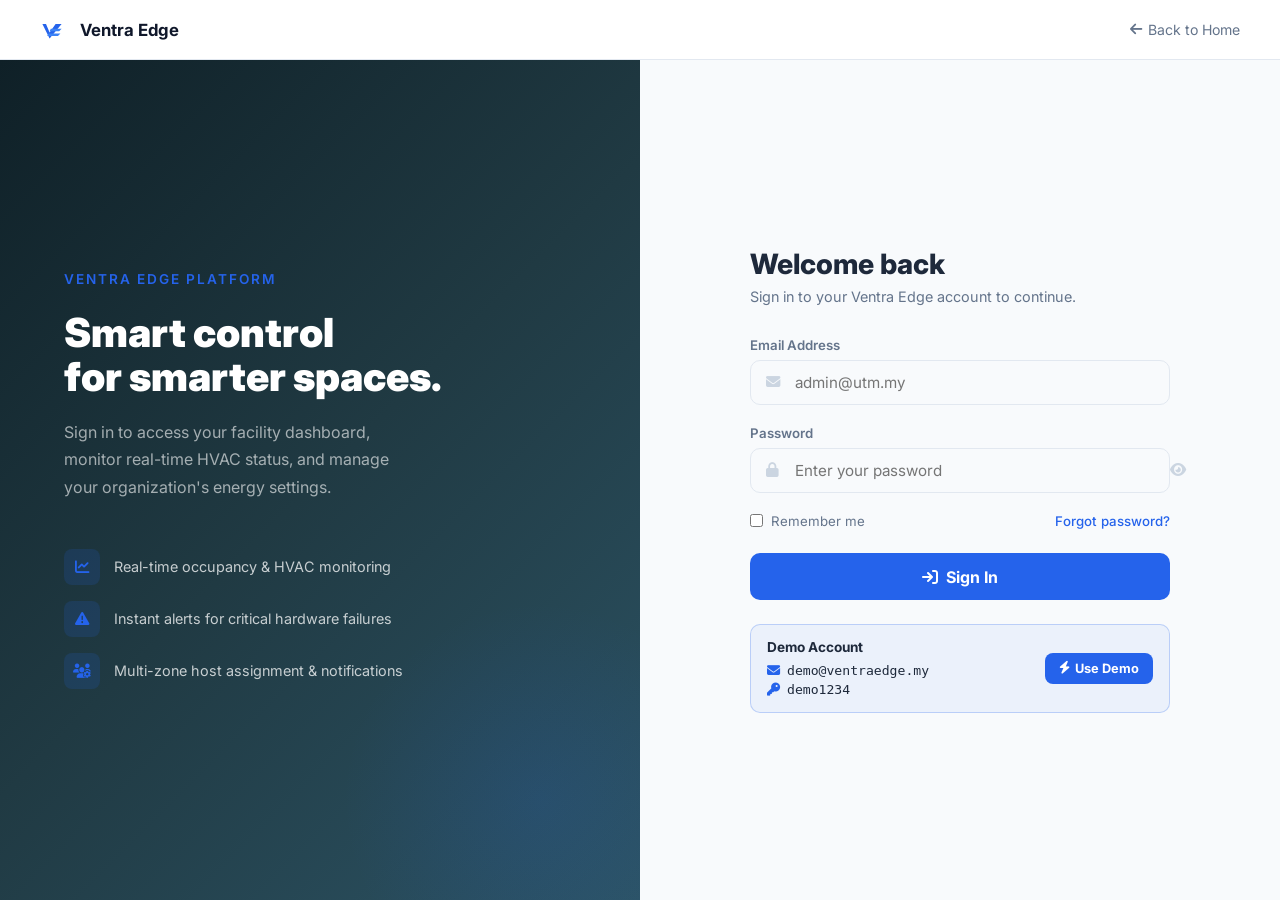
<file: login.html>
<!DOCTYPE html>
<html lang="en">
<head>
    <meta charset="UTF-8">
    <meta name="viewport" content="width=device-width, initial-scale=1.0">
    <title>Sign In — Ventra Edge</title>
    <link rel="preconnect" href="https://fonts.googleapis.com">
    <link rel="preconnect" href="https://fonts.gstatic.com" crossorigin>
    <link href="https://fonts.googleapis.com/css2?family=Inter:wght@300;400;500;600;700;800&display=swap" rel="stylesheet">
    <link rel="stylesheet" href="https://cdnjs.cloudflare.com/ajax/libs/font-awesome/6.4.0/css/all.min.css">
    <style>
        :root {
            --orange: #2563EB;
            --orange-dark: #1E40AF;
            --text: #1e293b;
            --muted: #64748b;
            --border: #e2e8f0;
            --bg: #f8fafc;
            --white: #ffffff;
            --red: #ef4444;
            --shadow: 0 4px 24px rgba(0,0,0,0.08);
        }
        * { margin:0; padding:0; box-sizing:border-box; }
        body {
            font-family: 'Inter', sans-serif;
            background: var(--bg);
            color: var(--text);
            min-height: 100vh;
            display: flex;
            flex-direction: column;
        }

        /* Top bar */
        .login-nav {
            background: rgba(255,255,255,0.9);
            backdrop-filter: blur(12px);
            border-bottom: 1px solid var(--border);
            padding: 0 2.5rem;
            height: 60px;
            display: flex;
            align-items: center;
            justify-content: space-between;
        }
        .login-nav .brand {
            display: flex; align-items: center; gap: 0.6rem;
            font-weight: 800; font-size: 1.05rem; color: var(--text);
            text-decoration: none;
        }
        .login-nav .brand i { color: var(--orange); }
        .back-link {
            font-size: 0.88rem; color: var(--muted); text-decoration: none;
            display: flex; align-items: center; gap: 0.4rem;
            transition: color 0.2s;
        }
        .back-link:hover { color: var(--orange); }

        /* Layout */
        .login-page {
            flex: 1;
            display: grid;
            grid-template-columns: 1fr 1fr;
        }

        /* Left panel - branding */
        .login-left {
            background: linear-gradient(135deg, #0f2027 0%, #203a43 50%, #2c5364 100%);
            display: flex;
            flex-direction: column;
            justify-content: center;
            padding: 4rem;
            position: relative;
            overflow: hidden;
        }
        .login-left::after {
            content: '';
            position: absolute;
            bottom: -100px; right: -100px;
            width: 400px; height: 400px;
            background: radial-gradient(circle, rgba(37,99,235,0.12), transparent 70%);
            border-radius: 50%;
        }
        .login-left-content { position: relative; z-index: 1; }
        .login-tagline {
            color: var(--orange);
            font-size: 0.85rem;
            font-weight: 600;
            letter-spacing: 2px;
            text-transform: uppercase;
            margin-bottom: 1.5rem;
        }
        .login-heading {
            font-size: 2.5rem;
            font-weight: 900;
            color: #fff;
            line-height: 1.1;
            margin-bottom: 1.25rem;
        }
        .login-desc {
            color: rgba(255,255,255,0.6);
            font-size: 1rem;
            line-height: 1.7;
            max-width: 360px;
            margin-bottom: 3rem;
        }
        .login-features { display: flex; flex-direction: column; gap: 1rem; }
        .login-feature {
            display: flex;
            align-items: center;
            gap: 0.85rem;
            color: rgba(255,255,255,0.75);
            font-size: 0.9rem;
        }
        .login-feature i {
            width: 36px; height: 36px;
            background: rgba(37,99,235,0.15);
            color: var(--orange);
            border-radius: 8px;
            display: flex; align-items: center; justify-content: center;
            font-size: 0.9rem;
            flex-shrink: 0;
        }

        /* Right panel - form */
        .login-right {
            display: flex;
            align-items: center;
            justify-content: center;
            padding: 3rem 2rem;
        }
        .login-box {
            width: 100%;
            max-width: 420px;
        }
        .login-box h2 {
            font-size: 1.75rem;
            font-weight: 800;
            margin-bottom: 0.4rem;
        }
        .login-box .sub {
            color: var(--muted);
            font-size: 0.9rem;
            margin-bottom: 2rem;
        }

        .form-group { margin-bottom: 1.25rem; }
        .form-group label {
            display: block;
            font-size: 0.83rem;
            font-weight: 600;
            color: var(--muted);
            margin-bottom: 0.45rem;
        }
        .input-wrap { position: relative; }
        .input-wrap i {
            position: absolute;
            left: 1rem; top: 50%; transform: translateY(-50%);
            color: #cbd5e1; font-size: 0.9rem;
        }
        .input-wrap input {
            width: 100%;
            background: var(--bg);
            border: 1.5px solid var(--border);
            border-radius: 10px;
            padding: 0.75rem 1rem 0.75rem 2.75rem;
            font-family: inherit;
            font-size: 0.95rem;
            color: var(--text);
            transition: all 0.2s;
        }
        .input-wrap input:focus {
            outline: none;
            border-color: var(--orange);
            background: #fff;
            box-shadow: 0 0 0 3px rgba(37,99,235,0.12);
        }
        .input-wrap .toggle-pw {
            position: absolute;
            right: 1rem; top: 50%; transform: translateY(-50%);
            background: none; border: none;
            color: #cbd5e1; cursor: pointer; font-size: 0.9rem;
            transition: color 0.2s;
        }
        .input-wrap .toggle-pw:hover { color: var(--muted); }

        .form-footer-row {
            display: flex;
            justify-content: space-between;
            align-items: center;
            margin-bottom: 1.5rem;
            font-size: 0.83rem;
        }
        .remember-label {
            display: flex; align-items: center; gap: 0.5rem;
            cursor: pointer; color: var(--muted);
        }
        .remember-label input[type="checkbox"] { accent-color: var(--orange); }
        .forgot-link { color: var(--orange); text-decoration: none; font-weight: 500; }
        .forgot-link:hover { text-decoration: underline; }

        .btn-login {
            width: 100%;
            background: var(--orange);
            color: #fff;
            border: none;
            border-radius: 10px;
            padding: 0.85rem;
            font-size: 1rem;
            font-weight: 700;
            font-family: inherit;
            cursor: pointer;
            transition: all 0.2s;
            display: flex;
            align-items: center;
            justify-content: center;
            gap: 0.5rem;
            margin-bottom: 1rem;
        }
        .btn-login:hover { background: var(--orange-dark); transform: translateY(-1px); box-shadow: 0 4px 16px rgba(37,99,235,0.3); }
        .btn-login:disabled { opacity: 0.6; cursor: not-allowed; transform: none; }

        .divider { display: flex; align-items: center; gap: 1rem; margin: 1rem 0; color: var(--border); font-size: 0.8rem; }
        .divider::before, .divider::after { content: ''; flex: 1; height: 1px; background: var(--border); }
        .divider span { color: var(--muted); white-space: nowrap; }

        .btn-guest {
            width: 100%;
            background: transparent;
            color: var(--text);
            border: 1.5px solid var(--border);
            border-radius: 10px;
            padding: 0.8rem;
            font-size: 0.9rem;
            font-weight: 600;
            font-family: inherit;
            cursor: pointer;
            transition: all 0.2s;
            text-align: center;
            display: block;
            text-decoration: none;
        }
        .btn-guest:hover { border-color: var(--orange); color: var(--orange); background: rgba(37,99,235,0.04); }

        .error-msg {
            background: #fff5f5;
            border: 1px solid #fecaca;
            color: var(--red);
            border-radius: 8px;
            padding: 0.75rem 1rem;
            font-size: 0.85rem;
            margin-bottom: 1.25rem;
            display: none;
        }
        .error-msg.show { display: flex; align-items: center; gap: 0.5rem; }

        .demo-hint {
            margin-top: 1.5rem;
            background: rgba(37,99,235,0.06);
            border: 1px solid rgba(37,99,235,0.25);
            border-radius: 10px;
            padding: 0.9rem 1rem;
            font-size: 0.82rem;
            color: var(--muted);
        }
        .demo-hint strong { display:block; color: var(--text); margin-bottom: 0.45rem; font-size: 0.85rem; }
        .demo-hint-top { display:flex; justify-content:space-between; align-items:center; gap:1rem; }
        .demo-creds { display:flex; flex-direction:column; gap:0.3rem; margin-top:0.3rem; }
        .demo-creds span { display:flex; align-items:center; gap:0.5rem; font-family:monospace; font-size:0.82rem; color:var(--text); }
        .demo-creds i { color:var(--orange); width:12px; }
        .btn-autofill {
            background: var(--orange);
            color: #fff;
            border: none;
            border-radius: 8px;
            padding: 0.5rem 0.85rem;
            font-size: 0.8rem;
            font-weight: 700;
            font-family: inherit;
            cursor: pointer;
            display: flex;
            align-items: center;
            gap: 0.35rem;
            white-space: nowrap;
            flex-shrink: 0;
            transition: all 0.2s;
        }
        .btn-autofill:hover { background: var(--orange-dark); }

        @media(max-width: 768px) {
            .login-page { grid-template-columns: 1fr; }
            .login-left { display: none; }
            .login-right { padding: 2rem 1.5rem; }
        }
    </style>
</head>
<body>

    <!-- Top nav -->
    <nav class="login-nav">
        <a href="index.html" class="brand">
            <svg width="24" height="24" viewBox="0 0 100 100" fill="none" style="margin-right:6px;"><path d="M10,25 L40,85 L90,25 L65,25 L40,60 L25,25 Z" fill="#2563EB"/><path d="M45,45 L90,45 L80,55 L40,55 Z" fill="#3B82F6"/><path d="M35,65 L85,65 L75,75 L30,75 Z" fill="#3B82F6"/></svg><span style="color:#0f172a; font-weight:700;">Ventra Edge</span>
        </a>
        <a href="index.html" class="back-link">
            <i class="fa-solid fa-arrow-left"></i> Back to Home
        </a>
    </nav>

    <div class="login-page">
        <!-- Left Panel -->
        <div class="login-left">
            <div class="login-left-content">
                <p class="login-tagline">Ventra Edge Platform</p>
                <h2 class="login-heading">Smart control<br>for smarter spaces.</h2>
                <p class="login-desc">Sign in to access your facility dashboard, monitor real-time HVAC status, and manage your organization's energy settings.</p>
                <div class="login-features">
                    <div class="login-feature">
                        <i class="fa-solid fa-chart-line"></i>
                        <span>Real-time occupancy &amp; HVAC monitoring</span>
                    </div>
                    <div class="login-feature">
                        <i class="fa-solid fa-triangle-exclamation"></i>
                        <span>Instant alerts for critical hardware failures</span>
                    </div>
                    <div class="login-feature">
                        <i class="fa-solid fa-users-gear"></i>
                        <span>Multi-zone host assignment &amp; notifications</span>
                    </div>
                </div>
            </div>
        </div>

        <!-- Right Panel - Form -->
        <div class="login-right">
            <div class="login-box">
                <h2>Welcome back</h2>
                <p class="sub">Sign in to your Ventra Edge account to continue.</p>

                <div class="error-msg" id="error-msg">
                    <i class="fa-solid fa-circle-xmark"></i>
                    <span id="error-text">Invalid email or password.</span>
                </div>

                <form id="login-form">
                    <div class="form-group">
                        <label for="login-email">Email Address</label>
                        <div class="input-wrap">
                            <i class="fa-solid fa-envelope"></i>
                            <input type="email" id="login-email" placeholder="admin@utm.my" required autocomplete="email">
                        </div>
                    </div>

                    <div class="form-group">
                        <label for="login-password">Password</label>
                        <div class="input-wrap">
                            <i class="fa-solid fa-lock"></i>
                            <input type="password" id="login-password" placeholder="Enter your password" required autocomplete="current-password">
                            <button type="button" class="toggle-pw" id="toggle-pw" tabindex="-1">
                                <i class="fa-solid fa-eye" id="pw-icon"></i>
                            </button>
                        </div>
                    </div>

                    <div class="form-footer-row">
                        <label class="remember-label">
                            <input type="checkbox" id="remember"> Remember me
                        </label>
                        <a href="#" class="forgot-link">Forgot password?</a>
                    </div>

                    <button type="submit" class="btn-login" id="login-btn">
                        <i class="fa-solid fa-arrow-right-to-bracket"></i> Sign In
                    </button>
                </form>


                <div class="demo-hint">
                    <div class="demo-hint-top">
                        <div>
                            <strong>Demo Account</strong>
                            <div class="demo-creds">
                                <span><i class="fa-solid fa-envelope"></i> demo@ventraedge.my</span>
                                <span><i class="fa-solid fa-key"></i> demo1234</span>
                            </div>
                        </div>
                        <button type="button" class="btn-autofill" id="autofill-btn">
                            <i class="fa-solid fa-bolt"></i> Use Demo
                        </button>
                    </div>
                </div>
            </div>
        </div>
    </div>

<script>
    // Read redirect target from URL param
    const params = new URLSearchParams(window.location.search);
    const redirectTo = params.get('redirect') || 'dashboard';

    // Password toggle
    document.getElementById('toggle-pw').addEventListener('click', () => {
        const pw = document.getElementById('login-password');
        const icon = document.getElementById('pw-icon');
        if (pw.type === 'password') {
            pw.type = 'text';
            icon.className = 'fa-solid fa-eye-slash';
        } else {
            pw.type = 'password';
            icon.className = 'fa-solid fa-eye';
        }
    });

    // Demo credentials
    const DEMO_EMAIL = 'demo@ventraedge.my';
    const DEMO_PASS  = 'demo1234';

    // Auto-fill demo account
    document.getElementById('autofill-btn').addEventListener('click', () => {
        document.getElementById('login-email').value = DEMO_EMAIL;
        document.getElementById('login-password').value = DEMO_PASS;
        document.getElementById('login-email').dispatchEvent(new Event('input'));
        document.getElementById('login-password').dispatchEvent(new Event('input'));
    });

    // Login form submission
    document.getElementById('login-form').addEventListener('submit', function(e) {
        e.preventDefault();
        const email    = document.getElementById('login-email').value.trim();
        const password = document.getElementById('login-password').value;
        const btn      = document.getElementById('login-btn');
        const errBox   = document.getElementById('error-msg');
        const errText  = document.getElementById('error-text');

        if (!email || !password) {
            errText.textContent = 'Please enter both email and password.';
            errBox.classList.add('show');
            return;
        }

        btn.disabled = true;
        btn.innerHTML = '<i class="fa-solid fa-spinner fa-spin"></i> Signing in…';
        errBox.classList.remove('show');

        setTimeout(() => {
            if (email === DEMO_EMAIL && password === DEMO_PASS) {
                sessionStorage.setItem('ventra_auth', JSON.stringify({ email, name: 'demo' }));
                window.location.href = `index.html#${redirectTo}`;
            } else {
                btn.disabled = false;
                btn.innerHTML = '<i class="fa-solid fa-arrow-right-to-bracket"></i> Sign In';
                errText.textContent = 'Incorrect email or password. Use the demo account below.';
                errBox.classList.add('show');
            }
        }, 900);
    });
</script>
</body>
</html>
</file>
